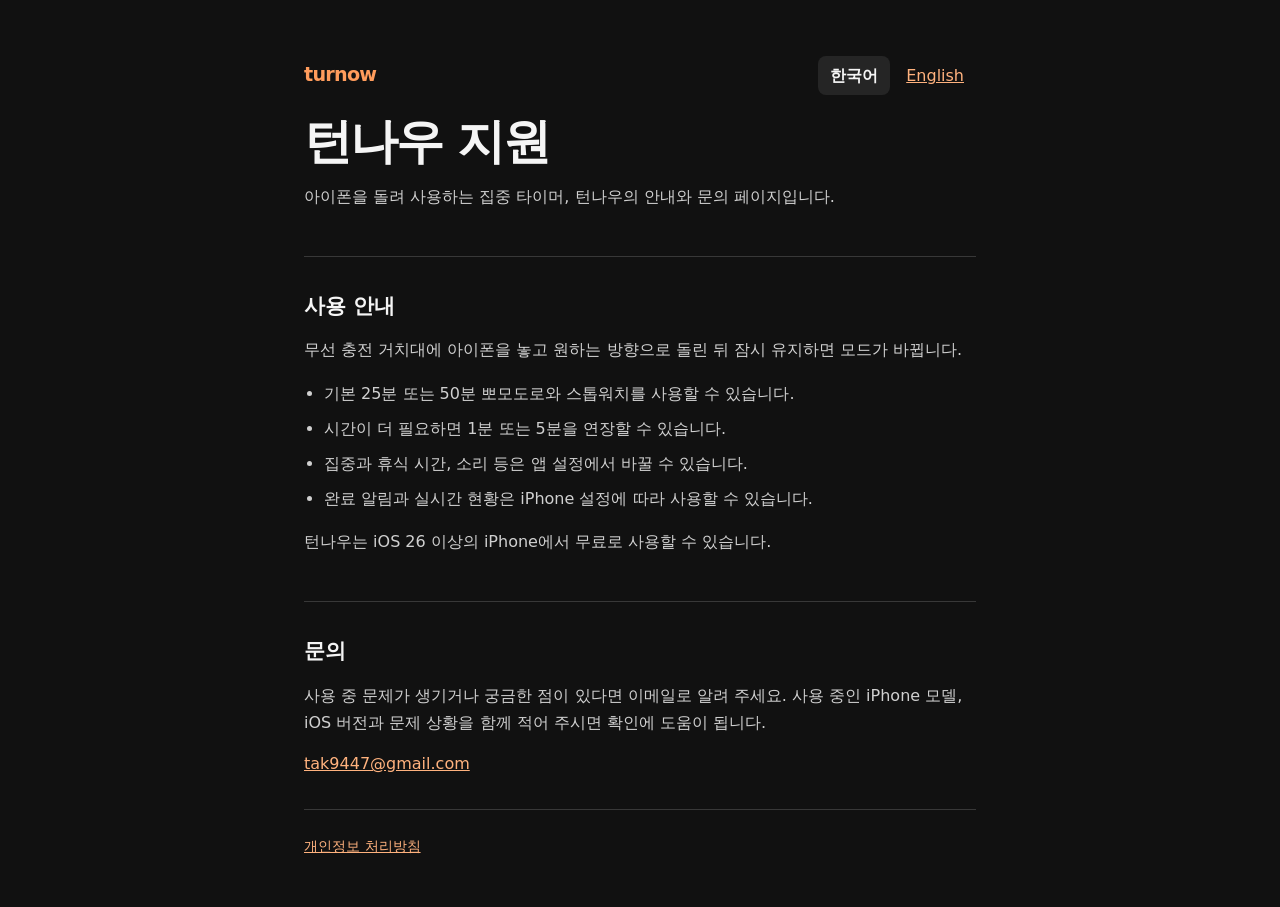
<file: index.html>
<!doctype html>
<html lang="ko">
<head>
  <meta charset="utf-8">
  <meta name="viewport" content="width=device-width, initial-scale=1">
  <title>턴나우 지원</title>
  <meta name="description" content="턴나우 사용 안내와 문의">
  <script src="legacy-language.js"></script>
  <link rel="stylesheet" href="site.css">
</head>
<body>
<main>
  <header>
    <div class="header-bar">
      <div class="brand">turnow</div>
      <nav class="language-switch" aria-label="언어 선택">
        <a href="./" lang="ko" hreflang="ko" aria-current="page">한국어</a>
        <a href="en/" lang="en" hreflang="en">English</a>
      </nav>
    </div>
    <h1>턴나우 지원</h1>
    <p>아이폰을 돌려 사용하는 집중 타이머, 턴나우의 안내와 문의 페이지입니다.</p>
  </header>
  <section>
    <h2>사용 안내</h2>
    <p>무선 충전 거치대에 아이폰을 놓고 원하는 방향으로 돌린 뒤 잠시 유지하면 모드가 바뀝니다.</p>
    <ul>
      <li>기본 25분 또는 50분 뽀모도로와 스톱워치를 사용할 수 있습니다.</li>
      <li>시간이 더 필요하면 1분 또는 5분을 연장할 수 있습니다.</li>
      <li>집중과 휴식 시간, 소리 등은 앱 설정에서 바꿀 수 있습니다.</li>
      <li>완료 알림과 실시간 현황은 iPhone 설정에 따라 사용할 수 있습니다.</li>
    </ul>
    <p>턴나우는 iOS 26 이상의 iPhone에서 무료로 사용할 수 있습니다.</p>
  </section>
  <section>
    <h2>문의</h2>
    <p>사용 중 문제가 생기거나 궁금한 점이 있다면 이메일로 알려 주세요. 사용 중인 iPhone 모델, iOS 버전과 문제 상황을 함께 적어 주시면 확인에 도움이 됩니다.</p>
    <a href="mailto:tak9447@gmail.com">tak9447@gmail.com</a>
  </section>
</main>
<footer><a href="privacy/">개인정보 처리방침</a></footer>
</body>
</html>
</file>
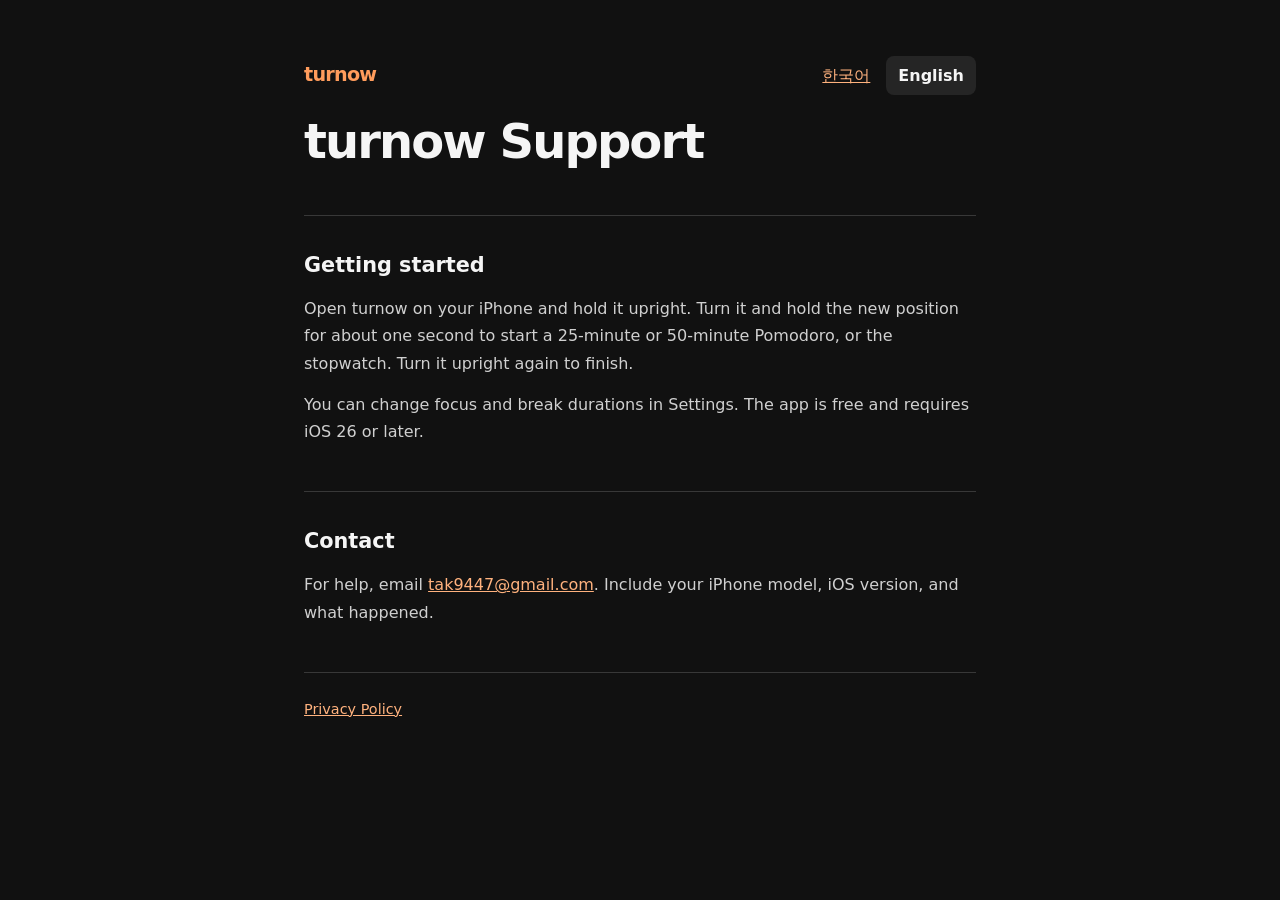
<file: en/index.html>
<!doctype html>
<html lang="en">
<head>
  <meta charset="utf-8">
  <meta name="viewport" content="width=device-width, initial-scale=1">
  <title>turnow Support</title>
  <meta name="description" content="Get help with turnow, the focus timer you start by turning your iPhone.">
  <link rel="stylesheet" href="../site.css">
</head>
<body>
<main>
  <header>
    <div class="header-bar">
      <div class="brand">turnow</div>
      <nav class="language-switch" aria-label="Choose language">
        <a href="../" lang="ko" hreflang="ko">한국어</a>
        <a href="./" lang="en" hreflang="en" aria-current="page">English</a>
      </nav>
    </div>
    <h1>turnow Support</h1>
  </header>
  <section>
    <h2>Getting started</h2>
    <p>Open turnow on your iPhone and hold it upright. Turn it and hold the new position for about one second to start a 25-minute or 50-minute Pomodoro, or the stopwatch. Turn it upright again to finish.</p>
    <p>You can change focus and break durations in Settings. The app is free and requires iOS 26 or later.</p>
  </section>
  <section>
    <h2>Contact</h2>
    <p>For help, email <a href="mailto:tak9447@gmail.com">tak9447@gmail.com</a>. Include your iPhone model, iOS version, and what happened.</p>
  </section>
</main>
<footer><a href="../privacy/en/">Privacy Policy</a></footer>
</body>
</html>
</file>
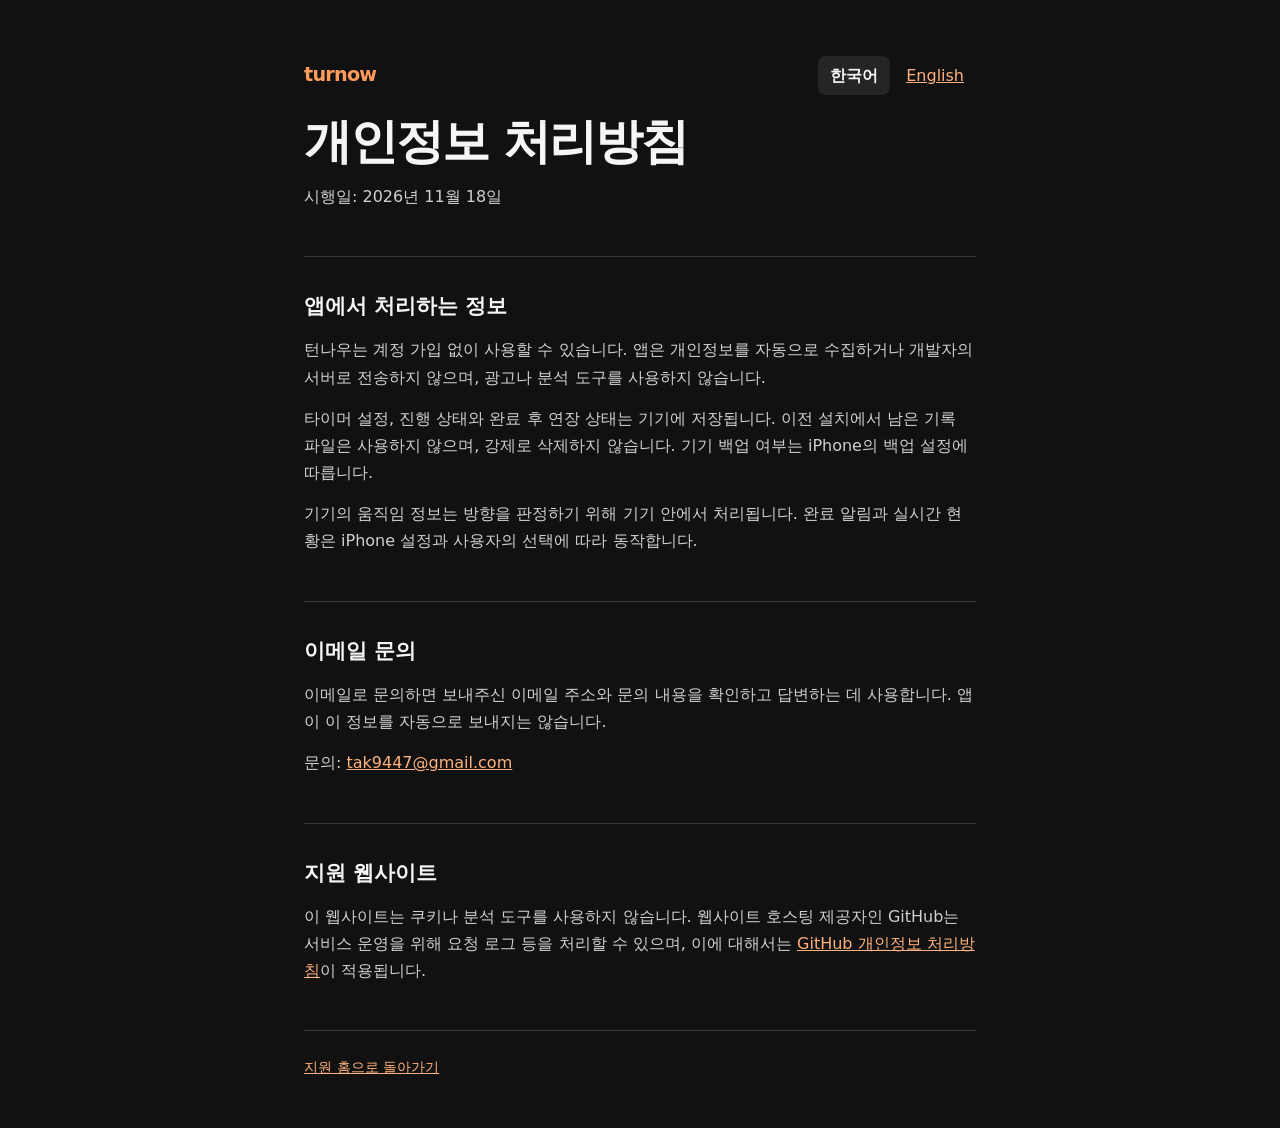
<file: privacy/index.html>
<!doctype html>
<html lang="ko">
<head>
  <meta charset="utf-8">
  <meta name="viewport" content="width=device-width, initial-scale=1">
  <title>개인정보 처리방침 | 턴나우</title>
  <script src="../legacy-language.js"></script>
  <link rel="stylesheet" href="../site.css">
</head>
<body>
<main>
  <header>
    <div class="header-bar">
      <a class="brand" href="../">turnow</a>
      <nav class="language-switch" aria-label="언어 선택">
        <a href="./" lang="ko" hreflang="ko" aria-current="page">한국어</a>
        <a href="en/" lang="en" hreflang="en">English</a>
      </nav>
    </div>
    <h1>개인정보 처리방침</h1>
    <p>시행일: 2026년 11월 18일</p>
  </header>
  <section>
    <h2>앱에서 처리하는 정보</h2>
    <p>턴나우는 계정 가입 없이 사용할 수 있습니다. 앱은 개인정보를 자동으로 수집하거나 개발자의 서버로 전송하지 않으며, 광고나 분석 도구를 사용하지 않습니다.</p>
    <p>타이머 설정, 진행 상태와 완료 후 연장 상태는 기기에 저장됩니다. 이전 설치에서 남은 기록 파일은 사용하지 않으며, 강제로 삭제하지 않습니다. 기기 백업 여부는 iPhone의 백업 설정에 따릅니다.</p>
    <p>기기의 움직임 정보는 방향을 판정하기 위해 기기 안에서 처리됩니다. 완료 알림과 실시간 현황은 iPhone 설정과 사용자의 선택에 따라 동작합니다.</p>
  </section>
  <section>
    <h2>이메일 문의</h2>
    <p>이메일로 문의하면 보내주신 이메일 주소와 문의 내용을 확인하고 답변하는 데 사용합니다. 앱이 이 정보를 자동으로 보내지는 않습니다.</p>
    <p>문의: <a href="mailto:tak9447@gmail.com">tak9447@gmail.com</a></p>
  </section>
  <section>
    <h2>지원 웹사이트</h2>
    <p>이 웹사이트는 쿠키나 분석 도구를 사용하지 않습니다. 웹사이트 호스팅 제공자인 GitHub는 서비스 운영을 위해 요청 로그 등을 처리할 수 있으며, 이에 대해서는 <a href="https://docs.github.com/ko/site-policy/privacy-policies/github-general-privacy-statement">GitHub 개인정보 처리방침</a>이 적용됩니다.</p>
  </section>
</main>
<footer><a href="../">지원 홈으로 돌아가기</a></footer>
</body>
</html>
</file>
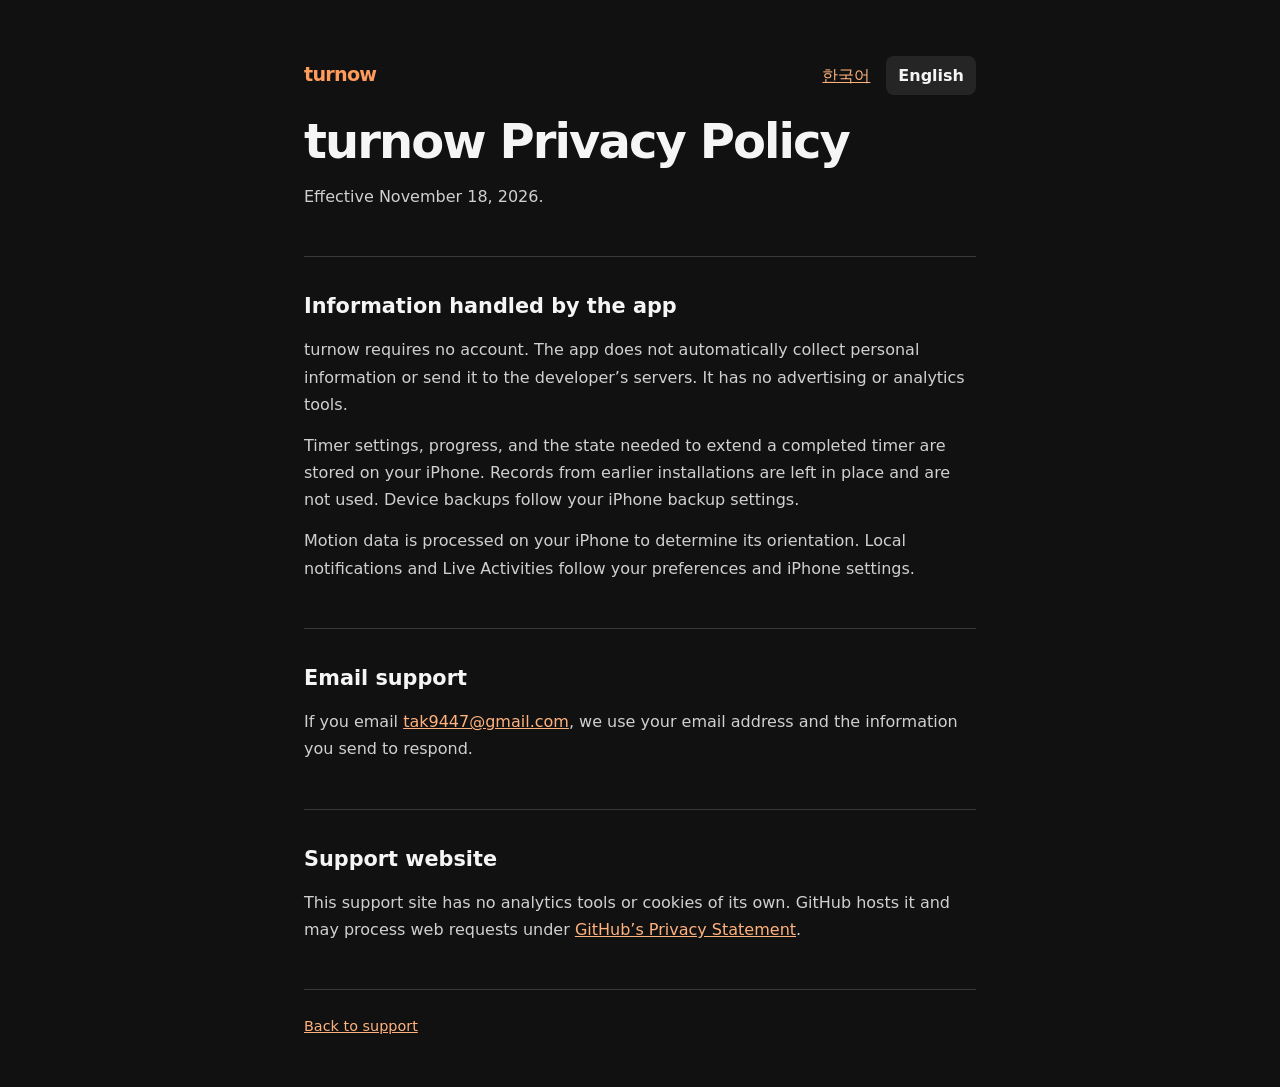
<file: privacy/en/index.html>
<!doctype html>
<html lang="en">
<head>
  <meta charset="utf-8">
  <meta name="viewport" content="width=device-width, initial-scale=1">
  <title>Privacy Policy | turnow</title>
  <link rel="stylesheet" href="../../site.css">
</head>
<body>
<main>
  <header>
    <div class="header-bar">
      <a class="brand" href="../../en/">turnow</a>
      <nav class="language-switch" aria-label="Choose language">
        <a href="../" lang="ko" hreflang="ko">한국어</a>
        <a href="./" lang="en" hreflang="en" aria-current="page">English</a>
      </nav>
    </div>
    <h1>turnow Privacy Policy</h1>
    <p>Effective November 18, 2026.</p>
  </header>
  <section>
    <h2>Information handled by the app</h2>
    <p>turnow requires no account. The app does not automatically collect personal information or send it to the developer’s servers. It has no advertising or analytics tools.</p>
    <p>Timer settings, progress, and the state needed to extend a completed timer are stored on your iPhone. Records from earlier installations are left in place and are not used. Device backups follow your iPhone backup settings.</p>
    <p>Motion data is processed on your iPhone to determine its orientation. Local notifications and Live Activities follow your preferences and iPhone settings.</p>
  </section>
  <section>
    <h2>Email support</h2>
    <p>If you email <a href="mailto:tak9447@gmail.com">tak9447@gmail.com</a>, we use your email address and the information you send to respond.</p>
  </section>
  <section>
    <h2>Support website</h2>
    <p>This support site has no analytics tools or cookies of its own. GitHub hosts it and may process web requests under <a href="https://docs.github.com/en/site-policy/privacy-policies/github-general-privacy-statement">GitHub’s Privacy Statement</a>.</p>
  </section>
</main>
<footer><a href="../../en/">Back to support</a></footer>
</body>
</html>
</file>
<file: site.css>
:root {
  color-scheme: dark;
  font-family: -apple-system, BlinkMacSystemFont, system-ui, sans-serif;
  background: #111;
  color: #f5f5f5;
}

* { box-sizing: border-box; }
body { margin: 0; line-height: 1.7; }
main, footer { max-width: 720px; margin: auto; padding: 0 24px; }
header { padding: 56px 0 32px; border-bottom: 1px solid #383838; }
.header-bar { display: flex; align-items: center; justify-content: space-between; flex-wrap: wrap; gap: 12px; }
.brand { color: #ff9c5c; font-size: 1.2rem; font-weight: 750; letter-spacing: -.04em; text-decoration: none; }
.language-switch { display: flex; flex-wrap: wrap; gap: 4px; }
.language-switch a { padding: 6px 12px; border-radius: 8px; }
.language-switch [aria-current="page"] { background: #252525; color: #f5f5f5; font-weight: 650; text-decoration: none; }
h1 { font-size: clamp(2rem, 7vw, 3rem); line-height: 1.2; letter-spacing: -.04em; margin: 18px 0 12px; }
h2 { font-size: 1.3rem; margin: 0 0 12px; }
p { margin: 0 0 14px; color: #d0d0d0; }
section { padding: 32px 0; border-bottom: 1px solid #383838; }
ul { padding-left: 1.25em; color: #d0d0d0; }
li { margin: 8px 0; }
a { color: #ffb27e; overflow-wrap: anywhere; }
a:focus-visible { outline: 2px solid #ff9c5c; outline-offset: 4px; }
footer { padding-top: 24px; padding-bottom: 48px; font-size: .9rem; }
</file>
